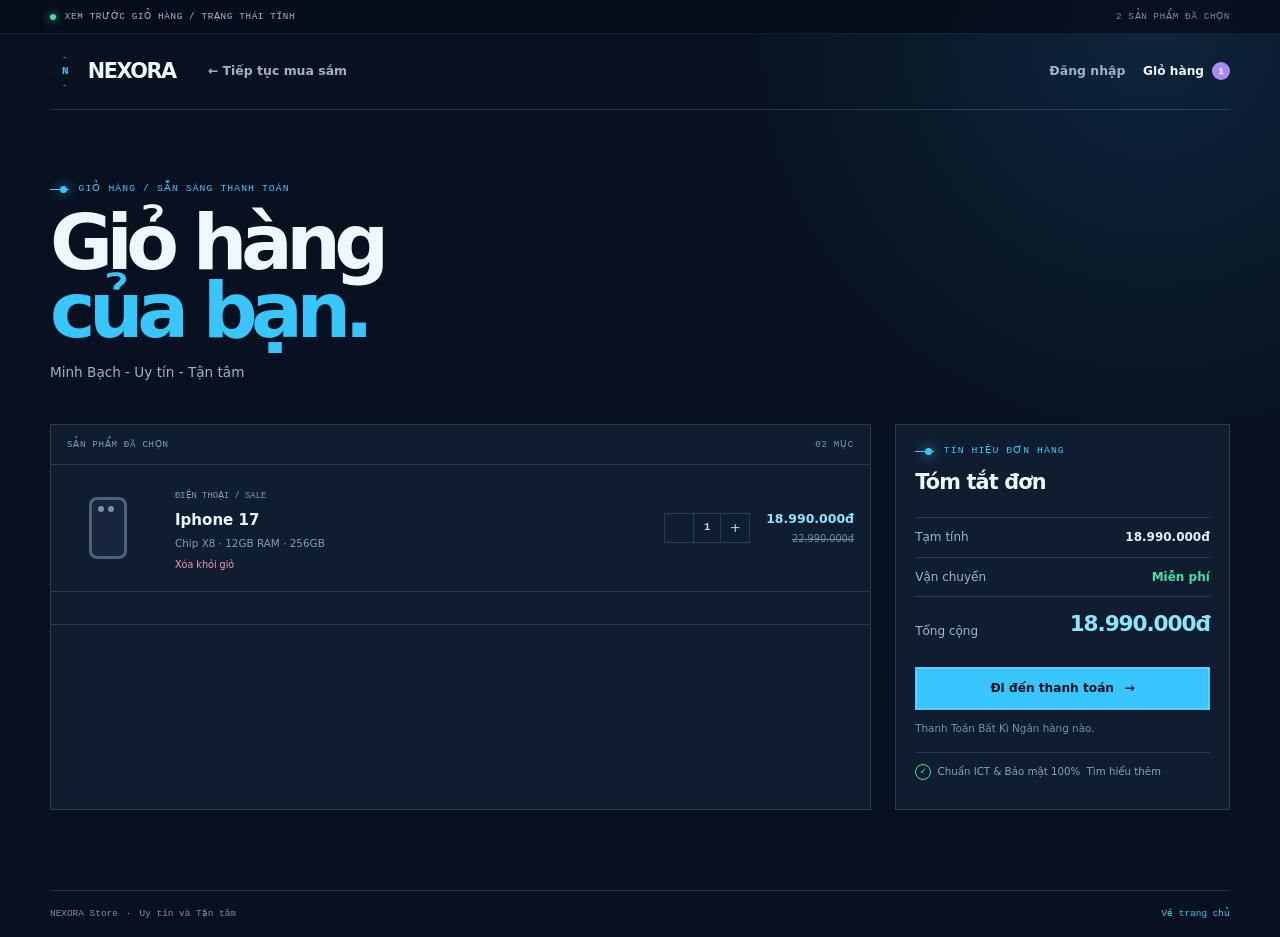
<file: cart.html>
<!doctype html>
<!-- NEXORA  giỏ hàng: tất cả số lượng và tổng tiền chỉ là mẫu trực quan. -->
<html lang="vi">
    <head>
        <meta charset="utf-8" />
        <meta name="viewport" content="width=device-width, initial-scale=1" />
        <title>Giỏ hàng | NEXORA Store</title>
        <link rel="stylesheet" href="style.css" />
    </head>
<body>
    <div class="topline">
        <span class="live-dot">

        </span> XEM TRƯỚC GIỎ HÀNG / TRẠNG THÁI TĨNH 
        <span class="topline-copy">2 SẢN PHẨM ĐÃ CHỌN</span>
    </div>
    <header class="site-header shell">
        <a class="brand" href="index.html">
            <span class="brand-mark">N</span>
            <span>NEXORA</span>
        </a>
        <a class="back-link" href="index.html">← Tiếp tục mua sắm</a>
        <div class="header-actions">
            <a class="text-action" href="login.html">Đăng nhập</a>
            <a class="cart-action active" href="cart.html">Giỏ hàng <span>1</span></a>
        </div>
    </header>
    <main class="shell cart-page">
        <div class="cart-heading">
            <p class="eyebrow"><i></i>
             GIỎ HÀNG / SẴN SÀNG THANH TOÁN</p>
             <h1>Giỏ hàng<br /><em>của bạn.</em></h1>
             <p>Minh Bạch - Uy tín - Tận tâm</p>
            </div>
            <div class="cart-layout">
                <section class="cart-items">
                    <div class="cart-table-label">
                        <span>SẢN PHẨM ĐÃ CHỌN</span>
                        <span>02 MỤC</span>
                    </div>
                    <article class="cart-item">
                        <div class="cart-art phone-art">
                            <div class="device-phone">
                                <i>

                                </i>
                            </div>
                        </div>
                        <div class="cart-product">
                            <span>ĐIỆN THOẠI / SALE</span>
                            <h2>Iphone 17</h2>
                            <p>Chip X8 · 12GB RAM · 256GB</p>
                            <a href="#">Xóa khỏi giỏ</a>
                        </div>
                        <div class="quantity">
                            <button type="button">

                            </button>
                            <b>1</b>
                            <button type="button">+</button>
                        </div>
                        <div class="cart-price">
                            <strong>18.990.000đ</strong>
                            <del>22.990.000đ</del>
                        </div></article><article class="cart-item">
                    </section>
                    <aside class="cart-summary">
                        <p class="eyebrow"><i></i> TÍN HIỆU ĐƠN HÀNG</p>
                        <h2>Tóm tắt đơn</h2>
                        <div>
                            <span>Tạm tính</span>
                            <strong>18.990.000đ</strong>
                        </div>
                        <div>
                            <span>Vận chuyển</span>
                            <strong class="free">Miễn phí</strong>
                        </div>
                        <div class="summary-total">
                            <span>Tổng cộng</span>
                            <b>18.990.000đ</b>
                        </div>
                        <a class="button primary full" href="login.html">Đi đến thanh toán <b>→</b></a>
                        <p class="payment-hint">Thanh Toán Bất Kì Ngân hàng nào.</p>
                        <div class="summary-security">
                            <i>✓</i> Chuẩn ICT &amp; Bảo mật 100% <a href="#">Tìm hiểu thêm</a>
                        </div>
                    </aside>
                </div>
            </main>
            <footer class="mini-footer shell">NEXORA Store <span>·</span>Uy tín và Tận tâm <a href="index.html">Về trang chủ</a></footer>
        </body>
    </html>
</file>
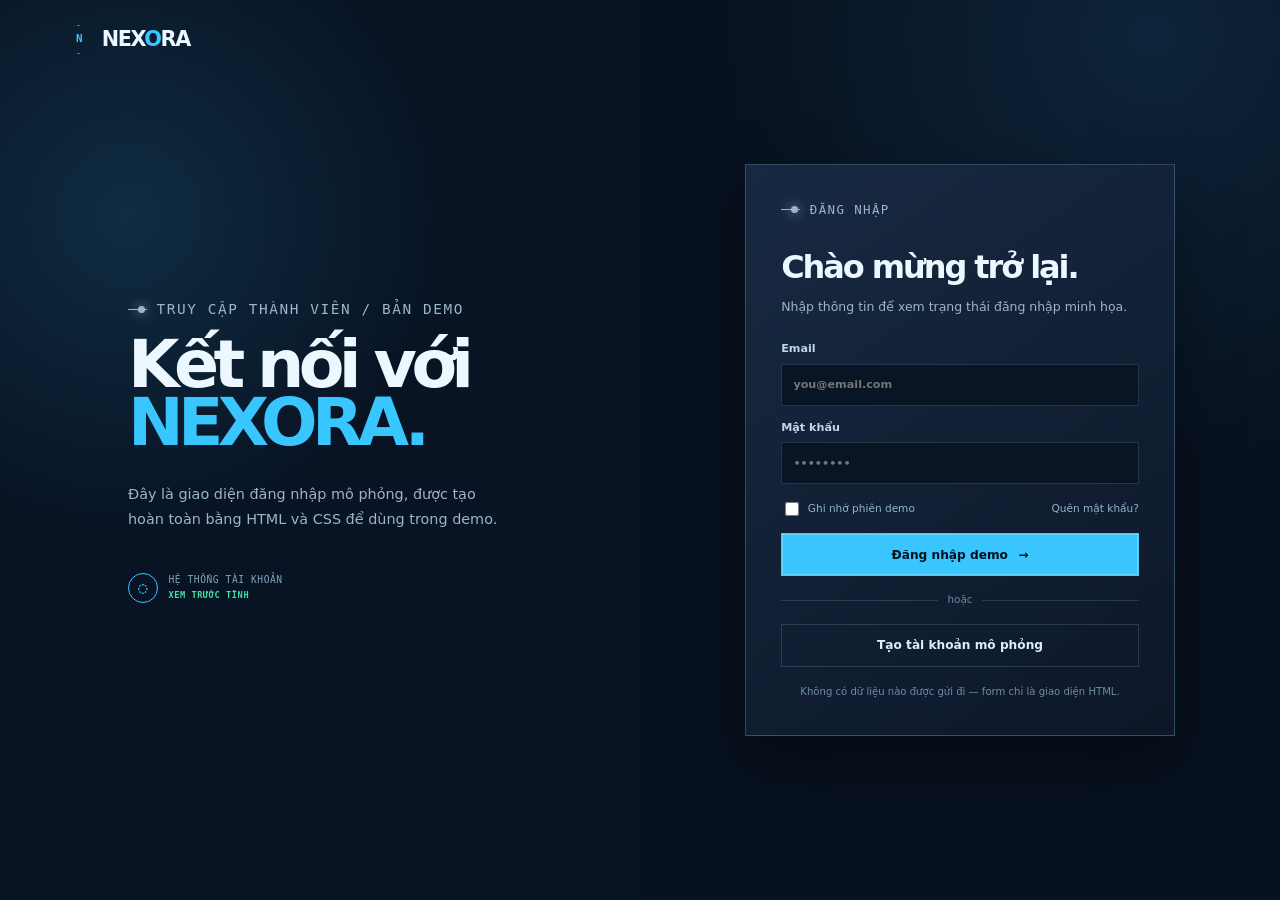
<file: login.html>
<!doctype html>
<html lang="vi"><head><meta charset="utf-8" /><meta name="viewport" content="width=device-width, initial-scale=1" /><title>Đăng nhập | NEXORA Bản mẫu</title><link rel="stylesheet" href="style.css" /></head>
<body class="account-page"><a class="corner-brand brand" href="index.html"><span class="brand-mark">N</span><span>NEX<span>O</span>RA</span></a><main class="account-layout"><section class="account-intro"><p class="eyebrow"><i></i> TRUY CẬP THÀNH VIÊN / BẢN DEMO</p><h1>Kết nối với<br /><em>NEXORA.</em></h1><p>Đây là giao diện đăng nhập mô phỏng, được tạo hoàn toàn bằng HTML và CSS để dùng trong demo.</p><div class="account-signal"><b>◌</b><span>HỆ THỐNG TÀI KHOẢN<br /><strong>XEM TRƯỚC TĨNH</strong></span></div></section><section class="account-card"><p class="eyebrow"><i></i> ĐĂNG NHẬP</p><h2>Chào mừng trở lại.</h2><p>Nhập thông tin để xem trạng thái đăng nhập minh họa.</p><form action="index.html"><label>Email<input type="email" placeholder="you@email.com" required /></label><label>Mật khẩu<input type="password" placeholder="••••••••" required /></label><div class="form-row"><label class="remember"><input type="checkbox" /> Ghi nhớ phiên demo</label><a href="mailto:demo@nexora.vn?subject=Ho%20tro%20tai%20khoan%20demo">Quên mật khẩu?</a></div><button class="button primary full" type="submit">Đăng nhập demo <b>→</b></button></form><div class="form-divider"><span>hoặc</span></div><a class="button secondary full" href="index.html">Tạo tài khoản mô phỏng</a><p class="static-note">Không có dữ liệu nào được gửi đi — form chỉ là giao diện HTML.</p></section></main></body></html>
</file>
<file: style.css>
/* NEXORA Bản mẫu tĩnh — chỉ HTML + CSS. Không scripts hay ngoại tuyến nội dung. */
:root{--ink:#08111f;--ink-2:#0e1b2e;--panel:#14253d;--line:rgba(166,211,239,.17);--text:#ecf7ff;--muted:#95aabd;--cyan:#39c6ff;--cyan-2:#8be5ff;--violet:#a78bfa;--green:#3ee2a3;--display:ui-sans-serif,system-ui,-apple-system,BlinkMacSystemFont,"Segoe UI",sans-serif;--mono:ui-monospace,SFMono-Regular,Menlo,monospace;--ease:cubic-bezier(.23,1,.32,1)}*{box-sizing:border-box}html{scroll-behavior:smooth}body{min-width:320px;margin:0;color:var(--text);background:radial-gradient(circle at 90% 4%,rgba(52,176,255,.12),transparent 27rem),var(--ink);font-family:var(--display);line-height:1.5}a{color:inherit;text-decoration:none}button,input{font:inherit}.shell{width:min(1180px,calc(100% - 3rem));margin:auto}.topline{min-height:34px;display:flex;align-items:center;gap:.55rem;padding:0 max(1.5rem,calc((100vw - 1180px)/2));color:#9db9cf;border-bottom:1px solid rgba(151,203,237,.1);background:rgba(6,12,24,.8);font-family:var(--mono);font-size:.58rem;letter-spacing:.07em}.topline-copy{margin-left:auto;color:#6e91aa}.live-dot{width:6px;height:6px;border-radius:50%;background:var(--green);box-shadow:0 0 10px var(--green)}.site-header{min-height:76px;display:flex;align-items:center;gap:2rem;border-bottom:1px solid var(--line)}.brand{display:inline-flex;align-items:center;gap:.55rem;font-weight:800;font-size:1.3rem;letter-spacing:-.07em}.brand span span{color:var(--cyan)}.brand-mark{width:29px;height:29px;display:grid;place-items:center;border:1px solid var(--cyan);color:var(--cyan);font-family:var(--mono);font-size:.68rem;box-shadow:0 0 15px rgba(57,198,255,.25);clip-path:polygon(50% 0,93% 25%,93% 75%,50% 100%,7% 75%,7% 25%)}.desktop-nav{display:flex;align-items:center;gap:1.5rem;margin-left:1rem}.desktop-nav a,.text-action,.back-link{color:#9cb3c6;font-size:.78rem;font-weight:650}.desktop-nav a:hover,.desktop-nav a.active,.text-action:hover,.back-link:hover{color:var(--cyan-2)}.header-actions{display:flex;align-items:center;gap:1.1rem;margin-left:auto}.cart-action{display:inline-flex;align-items:center;gap:.5rem;font-size:.76rem;font-weight:700}.cart-action span{display:grid;place-items:center;min-width:18px;height:18px;border-radius:50%;color:#05101a;background:var(--cyan);font-family:var(--mono);font-size:.58rem}.cart-action.active span{background:var(--violet);color:white}.hero{display:grid;grid-template-columns:.94fr 1.06fr;gap:3rem;min-height:610px;padding:6.4rem 0 4rem}.eyebrow{display:flex;align-items:center;gap:.6rem;margin:0;color:var(--cyan);font-family:var(--mono);font-size:.61rem;letter-spacing:.11em}.eyebrow i{display:block;position:relative;width:19px;height:1px;background:currentColor}.eyebrow i:after{content:"";position:absolute;right:2px;top:-3px;width:7px;height:7px;border-radius:50%;background:currentColor;box-shadow:0 0 12px currentColor}.hero h1,.section-head h2,.trust-grid h2,.cart-heading h1,.account-intro h1{margin:.8rem 0 1rem;font-size:clamp(3.1rem,5.2vw,5.5rem);line-height:.88;letter-spacing:-.085em}.hero h1 em,.trust-grid h2 em,.cart-heading h1 em,.account-intro h1 em{color:var(--cyan);font-style:normal}.hero-lede{max-width:510px;color:#aabdcf;font-size:1rem;line-height:1.75}.hero-actions{display:flex;gap:.7rem;flex-wrap:wrap;margin-top:1.8rem}.button{min-height:43px;display:inline-flex;align-items:center;justify-content:center;gap:.65rem;padding:.65rem .9rem;border:1px solid var(--line);font-size:.76rem;font-weight:750;transition:transform .18s var(--ease),background .18s var(--ease)}.button:hover{transform:translateY(-2px)}.button.primary{color:#06111e;background:var(--cyan);box-shadow:0 0 0 1px rgba(255,255,255,.23) inset}.button.secondary{color:#dceefa;background:transparent}.button.full{width:100%}.signal-stats{display:flex;gap:0;margin-top:3rem}.signal-stats div{min-width:122px;padding:.15rem 1.2rem;border-left:1px solid var(--line)}.signal-stats div:first-child{padding-left:0;border:0}.signal-stats strong,.signal-stats small{display:block}.signal-stats strong{font-family:var(--mono);font-size:1rem}.signal-stats small{margin-top:.25rem;color:#7d94a9;font-size:.63rem}.hero-visual{position:relative;min-height:450px;overflow:hidden;border:1px solid rgba(132,210,251,.19);background:linear-gradient(135deg,#0f2239,#07101e 60%);box-shadow:inset 0 0 80px rgba(57,198,255,.045)}.hero-visual:before{content:"";position:absolute;inset:0;background:linear-gradient(90deg,rgba(110,206,255,.06) 1px,transparent 1px),linear-gradient(rgba(110,206,255,.06) 1px,transparent 1px);background-size:48px 48px;mask-image:linear-gradient(135deg,black,transparent 75%)}.orbit{position:absolute;border:1px solid rgba(57,198,255,.18);border-radius:50%}.orbit-one{width:450px;height:450px;right:-170px;top:-180px}.orbit-two{width:620px;height:620px;right:-340px;top:-280px}.status-card,.spec-label{position:absolute;z-index:2;padding:.65rem;border:1px solid rgba(145,218,255,.28);color:#82b2cc;background:rgba(8,19,34,.72);font-family:var(--mono);font-size:.58rem;letter-spacing:.07em}.status-card{left:1rem;top:1rem}.status-card b,.spec-label b{color:var(--cyan)}.spec-label{right:1rem;bottom:1rem;text-align:right}.laptop{position:absolute;z-index:1;left:13%;bottom:16%;width:64%;transform:skewY(-8deg)}.laptop-screen{height:190px;padding:16px;border:8px solid #152b45;border-radius:7px 7px 1px 1px;background:linear-gradient(135deg,#07111d,#032f4a);box-shadow:0 0 38px rgba(57,198,255,.19)}.laptop-screen:before{content:"";display:block;height:100%;background:linear-gradient(140deg,transparent 27%,rgba(57,198,255,.48) 28% 29%,transparent 30% 47%,rgba(167,139,250,.32) 48% 50%,transparent 51%);clip-path:polygon(0 0,100% 0,100% 100%,0 86%)}.laptop-screen span{position:absolute;width:8px;height:8px;border-radius:50%;background:var(--cyan);box-shadow:0 0 12px var(--cyan)}.laptop-base{width:112%;height:17px;margin-left:-6%;background:linear-gradient(#5b748b,#142235);clip-path:polygon(5% 0,95% 0,100% 100%,0 100%)}.phone{position:absolute;z-index:3;right:15%;bottom:11%;width:84px;height:166px;border:6px solid #334b65;border-radius:15px;background:#0b1626;box-shadow:0 0 35px rgba(167,139,250,.24);transform:rotate(9deg)}.phone i{position:absolute;left:11px;top:11px;width:13px;height:13px;border-radius:50%;background:#4e6074;box-shadow:19px 0 #4e6074,0 19px #4e6074}.phone-glow{position:absolute;inset:34px 7px 7px;border-radius:8px;background:linear-gradient(155deg,#10182a,#654ec8 110%)}.pod{position:absolute;z-index:3;right:5%;bottom:20%;width:82px;height:65px;border:4px solid #446077;border-radius:25px 25px 32px 32px;background:linear-gradient(#19283b,#0b1422);transform:rotate(-8deg)}.pod i{position:absolute;left:50%;top:13px;width:15px;height:27px;border-radius:50%;background:#1f344b;box-shadow:0 0 0 2px #567187;transform:translateX(-50%)}.category-band{border-top:1px solid var(--line);border-bottom:1px solid var(--line);background:#0b1627}.category-grid{display:grid;grid-template-columns:repeat(3,1fr)}.category-grid a{display:flex;align-items:center;gap:.9rem;min-height:104px;padding:1rem;border-left:1px solid var(--line);transition:background .2s var(--ease)}.category-grid a:last-child{border-right:1px solid var(--line)}.category-grid a:hover{background:#14253d}.category-symbol{width:37px;height:37px;display:grid;place-items:center;color:var(--cyan);border:1px solid rgba(57,198,255,.45);font-size:1.1rem}.category-grid b,.category-grid small{display:block}.category-grid b{font-size:.83rem}.category-grid small{color:#8299af;font-size:.64rem}.category-grid em{margin-left:auto;color:#5c7994;font-family:var(--mono);font-size:.65rem;font-style:normal}.catalog{padding:6rem 0}.section-head{display:flex;align-items:end;justify-content:space-between;gap:2rem}.section-head h2{font-size:clamp(2.5rem,4vw,4rem)}.section-head>p{max-width:315px;margin:0 0 .8rem;color:#9aafc1;font-size:.78rem;line-height:1.7}.catalog-layout{display:grid;grid-template-columns:212px 1fr;gap:1.4rem;margin-top:2rem}.filter-panel{align-self:start;padding:1rem;border:1px solid var(--line);background:rgba(19,35,57,.58)}.filter-title{display:block;margin-bottom:.85rem;color:var(--cyan);font-family:var(--mono);font-size:.59rem;letter-spacing:.08em}.filter-panel label{display:flex;align-items:center;gap:.5rem;margin:.7rem 0;color:#b0c5d6;font-size:.73rem}.filter-panel input{accent-color:var(--cyan)}.filter-panel hr{border:0;border-top:1px solid var(--line);margin:1rem 0}.filter-panel p{color:#718ba1;font-size:.62rem;line-height:1.55}.product-grid{display:grid;grid-template-columns:repeat(2,minmax(0,1fr));gap:1px;background:var(--line)}.product-card{min-width:0;background:#101e32;transition:transform .2s var(--ease),background .2s var(--ease)}.product-card:hover{position:relative;z-index:1;transform:translateY(-4px);background:#162945;box-shadow:0 12px 30px rgba(0,0,0,.25)}.product-art{position:relative;height:215px;overflow:hidden;background:radial-gradient(circle at 50% 36%,rgba(57,198,255,.17),transparent 42%),#0b1727}.product-art:after{content:"";position:absolute;inset:0;background:repeating-linear-gradient(90deg,transparent 0 38px,rgba(57,198,255,.05) 39px 40px),linear-gradient(180deg,transparent 60%,rgba(4,10,18,.6))}.sale-badge{position:absolute;z-index:2;top:.7rem;left:.7rem;padding:.3rem .4rem;color:white;background:#7447d3;font-family:var(--mono);font-size:.55rem}.sale-badge.violet{background:#4530a3}.product-copy{padding:1rem}.product-copy>span{color:#80a3bc;font-family:var(--mono);font-size:.56rem;letter-spacing:.08em}.product-copy h3{margin:.38rem 0 .55rem;font-size:1rem;letter-spacing:-.035em}.spec-chips{display:flex;gap:.35rem;flex-wrap:wrap}.spec-chips b{padding:.22rem .32rem;border:1px solid rgba(57,198,255,.2);color:#ace6fa;background:rgba(57,198,255,.05);font-family:var(--mono);font-size:.5rem;font-weight:500}.price{display:flex;align-items:end;gap:.5rem;margin:1rem 0 .8rem}.price strong{color:var(--cyan-2);font-size:.96rem}.price del{color:#71879c;font-size:.66rem}.mini-button{display:flex;align-items:center;justify-content:space-between;padding:.55rem .65rem;border-top:1px solid var(--line);color:#d7effc;font-size:.68rem;font-weight:700}.mini-button b{color:var(--cyan);font-size:1rem}.trust-section{padding:5rem 0;background:linear-gradient(120deg,#0d1a2c,#07101d)}.trust-grid{display:grid;grid-template-columns:.8fr 1.2fr;gap:5rem}.trust-grid h2{font-size:clamp(2.6rem,4.3vw,4.3rem)}.trust-points{border-top:1px solid var(--line)}.trust-points>div{display:flex;gap:1rem;padding:1rem 0;border-bottom:1px solid var(--line)}.trust-points b{color:var(--cyan);font-family:var(--mono);font-size:.68rem}.trust-points strong,.trust-points small{display:block}.trust-points strong{font-size:.82rem}.trust-points small{margin-top:.2rem;color:#879db2;font-size:.68rem}.site-footer{padding:3.8rem 0;background:#07101d}.footer-grid{display:grid;grid-template-columns:2fr repeat(3,1fr);gap:2rem}.footer-grid>div>span{display:block;margin-bottom:.75rem;color:#64839e;font-family:var(--mono);font-size:.57rem;letter-spacing:.09em}.footer-grid p{color:#8aa0b5;font-size:.72rem;line-height:1.6}.footer-grid a,.footer-grid small{display:block;margin:.45rem 0;color:#a7bed0;font-size:.7rem}.footer-grid a:hover{color:var(--cyan)}.account-page{min-height:100vh}.corner-brand{position:fixed;z-index:3;top:1.5rem;left:clamp(1.5rem,5vw,5rem)}.account-layout{display:grid;grid-template-columns:1fr 1fr;min-height:100vh}.account-intro{display:flex;flex-direction:column;justify-content:center;padding:10vw;background:radial-gradient(circle at 20% 24%,rgba(57,198,255,.14),transparent 20rem),#081323}.account-intro>p{max-width:410px;color:#9db5c9;font-size:.9rem;line-height:1.7}.account-signal{display:flex;align-items:center;gap:.65rem;margin-top:1.7rem;color:#82a3ba;font-family:var(--mono);font-size:.6rem;letter-spacing:.06em}.account-signal b{display:grid;place-items:center;width:30px;height:30px;color:var(--cyan);border:1px solid var(--cyan);border-radius:50%;font-size:1rem}.account-signal strong{color:var(--green);font-size:.54rem}.account-card{align-self:center;width:min(430px,calc(100% - 3rem));margin:auto;padding:2.2rem;border:1px solid rgba(138,211,251,.25);background:linear-gradient(145deg,#172942,#0d1728);box-shadow:0 25px 60px rgba(0,0,0,.35)}.account-card h2{margin:.8rem 0 .45rem;font-size:2rem;letter-spacing:-.065em}.account-card>p{margin:0 0 1.5rem;color:#9eb4c7;font-size:.78rem}.account-card form{display:grid;gap:.9rem}.account-card label{display:grid;gap:.35rem;color:#c0d7e7;font-size:.7rem;font-weight:700}.account-card input{height:42px;padding:0 .7rem;border:1px solid var(--line);outline:0;color:var(--text);background:#091524}.account-card input:focus{border-color:var(--cyan);box-shadow:0 0 0 3px rgba(57,198,255,.1)}.form-row{display:flex;justify-content:space-between;align-items:center}.form-row a,.remember{color:#91b5cc!important;font-size:.66rem!important;font-weight:500!important}.remember{display:flex!important;align-items:center;gap:.3rem}.remember input{width:14px;height:14px;accent-color:var(--cyan)}.form-divider{position:relative;margin:1rem 0;text-align:center;color:#6e879f;font-size:.65rem}.form-divider:before{content:"";position:absolute;left:0;right:0;top:50%;height:1px;background:var(--line)}.form-divider span{position:relative;padding:0 .6rem;background:#101d31}.static-note{margin:1.1rem 0 0!important;color:#6f8ca4!important;font-size:.63rem!important;text-align:center}.cart-page{padding:4.5rem 0 5rem}.cart-heading{max-width:680px}.cart-heading h1{font-size:clamp(3.4rem,6vw,5.2rem)}.cart-heading>p:last-child{max-width:490px;color:#9cb3c7;font-size:.85rem;line-height:1.7}.cart-layout{display:grid;grid-template-columns:1fr 335px;gap:1.5rem;margin-top:2.5rem}.cart-items,.cart-summary{border:1px solid var(--line);background:#101d30}.cart-table-label{display:flex;justify-content:space-between;padding:.8rem 1rem;color:#7da0ba;border-bottom:1px solid var(--line);font-family:var(--mono);font-size:.57rem;letter-spacing:.08em}.cart-item{display:grid;grid-template-columns:92px 1fr auto auto;align-items:center;gap:1rem;padding:1rem;border-bottom:1px solid var(--line)}.cart-art{width:82px;height:74px}.cart-art .device-phone{position:relative;width:38px;height:62px;margin:6px auto;border:3px solid #4c6279;border-radius:8px;background:#18253a}.cart-art .device-phone i{position:absolute;left:6px;top:6px;width:6px;height:6px;border-radius:50%;background:#7791aa;box-shadow:10px 0 #7791aa}.cart-art .device-buds{display:flex;align-items:center;justify-content:center;gap:10px;height:100%}.cart-art .device-buds i{width:16px;height:30px;border:3px solid #65809a;border-radius:11px;background:#1a2d44}.cart-product span{color:#7c9db5;font-family:var(--mono);font-size:.55rem}.cart-product h2{margin:.25rem 0;font-size:.94rem}.cart-product p{margin:0;color:#849ab0;font-size:.65rem}.cart-product a{display:inline-block;margin-top:.4rem;color:#f09ab0;font-size:.6rem}.quantity{display:flex;align-items:center;border:1px solid var(--line)}.quantity button,.quantity b{display:grid;place-items:center;width:28px;height:28px;color:#c4d8e6;background:transparent;border:0;font-size:.82rem}.quantity b{border-left:1px solid var(--line);border-right:1px solid var(--line);font-family:var(--mono);font-size:.65rem}.cart-price{text-align:right}.cart-price strong,.cart-price del{display:block}.cart-price strong{color:var(--cyan-2);font-size:.78rem}.cart-price del{margin-top:.2rem;color:#72899f;font-size:.61rem}.cart-demo-note{margin:0;padding:1rem;color:#718da6;font-size:.63rem}.cart-summary{align-self:start;padding:1.2rem}.cart-summary h2{margin:.5rem 0 1.2rem;font-size:1.3rem;letter-spacing:-.04em}.cart-summary>div{display:flex;justify-content:space-between;padding:.65rem 0;color:#9fb6c8;border-top:1px solid var(--line);font-size:.75rem}.cart-summary>div strong{color:#e2f2fc}.cart-summary .free{color:var(--green)}.cart-summary .summary-total{align-items:end;margin-bottom:1rem}.summary-total b{color:var(--cyan-2);font-size:1.35rem;letter-spacing:-.05em}.payment-hint{color:#7891a8;font-size:.65rem;line-height:1.55}.summary-security{align-items:center!important;justify-content:flex-start!important;gap:.4rem;margin-top:1rem;color:#86a2b7!important;font-size:.64rem!important}.summary-security i{display:grid;place-items:center;width:16px;height:16px;border:1px solid var(--green);border-radius:50%;color:var(--green);font-style:normal;font-size:.55rem}.mini-footer{display:flex;gap:.5rem;padding:1rem 0;color:#7890a6;border-top:1px solid var(--line);font-family:var(--mono);font-size:.59rem}.mini-footer a{margin-left:auto;color:var(--cyan)}
@media(max-width:820px){.desktop-nav{display:none}.hero,.trust-grid,.cart-layout,.account-layout{grid-template-columns:1fr}.hero{padding-top:4rem}.hero-visual{min-height:350px}.category-grid{grid-template-columns:1fr}.category-grid a,.category-grid a:last-child{border-right:0;border-bottom:1px solid var(--line)}.catalog-layout{grid-template-columns:1fr}.filter-panel{display:grid;grid-template-columns:repeat(2,1fr);gap:0 1rem}.filter-title,.filter-panel hr,.filter-panel p{grid-column:1/-1}.footer-grid{grid-template-columns:repeat(2,1fr)}.account-intro{min-height:420px;padding:8rem 2rem 3rem}.account-card{margin:3rem auto}.cart-summary{position:static}}
@media(max-width:560px){.shell{width:min(100% - 2rem,1180px)}.topline-copy,.text-action{display:none}.site-header{gap:.8rem;min-height:65px}.brand{font-size:1.16rem}.header-actions{gap:.6rem}.hero{gap:2rem;min-height:0;padding:3.5rem 0}.hero h1,.cart-heading h1{font-size:3rem}.signal-stats div{min-width:0;flex:1;padding:0 .65rem}.signal-stats small{font-size:.55rem}.hero-visual{min-height:300px}.laptop-screen{height:130px}.phone{right:11%;width:64px;height:127px}.pod{display:none}.section-head{display:block}.section-head>p{margin-top:1rem}.product-grid{grid-template-columns:1fr}.footer-grid{grid-template-columns:1fr 1fr}.footer-grid>div:first-child{grid-column:1/-1}.cart-page{padding-top:3rem}.cart-item{grid-template-columns:66px 1fr auto;gap:.6rem}.cart-art{width:60px;height:64px}.quantity{grid-column:2}.cart-price{grid-column:3;grid-row:1/3}.cart-product h2{font-size:.8rem}.cart-product p{font-size:.56rem}.mini-footer{flex-wrap:wrap}.mini-footer a{margin-left:0;width:100%}}

/* KIỂU DỮ LIỆU - Hình ảnh Hero Section */
.hero-laptop,
.hero-phone,
.hero-pod {
  position: absolute;
  max-width: 100%;
  height: auto;
  object-fit: contain;
}

.hero-laptop {
  left: 13%;
  bottom: 16%;
  width: 64%;
  transform: skewY(-8deg);
  max-width: 800px;
}

.hero-phone {
  right: 11%;
  bottom: 12%;
  width: 200px;
  max-width: 300px;
}

.hero-pod {
  left: 8%;
  top: 30%;
  width: 150px;
  max-width: 250px;
}

/* KIỂU DỮ LIỆU - Hình ảnh Product Card */
.product-image {
  width: 69%;
  height: 100%;
  object-fit: cover;
  display: block;
}

.product-art {
  position: relative;
  display: flex;
  align-items: center;
  justify-content: center;
  background: rgba(57, 198, 255, 0.05);
}
</file>
